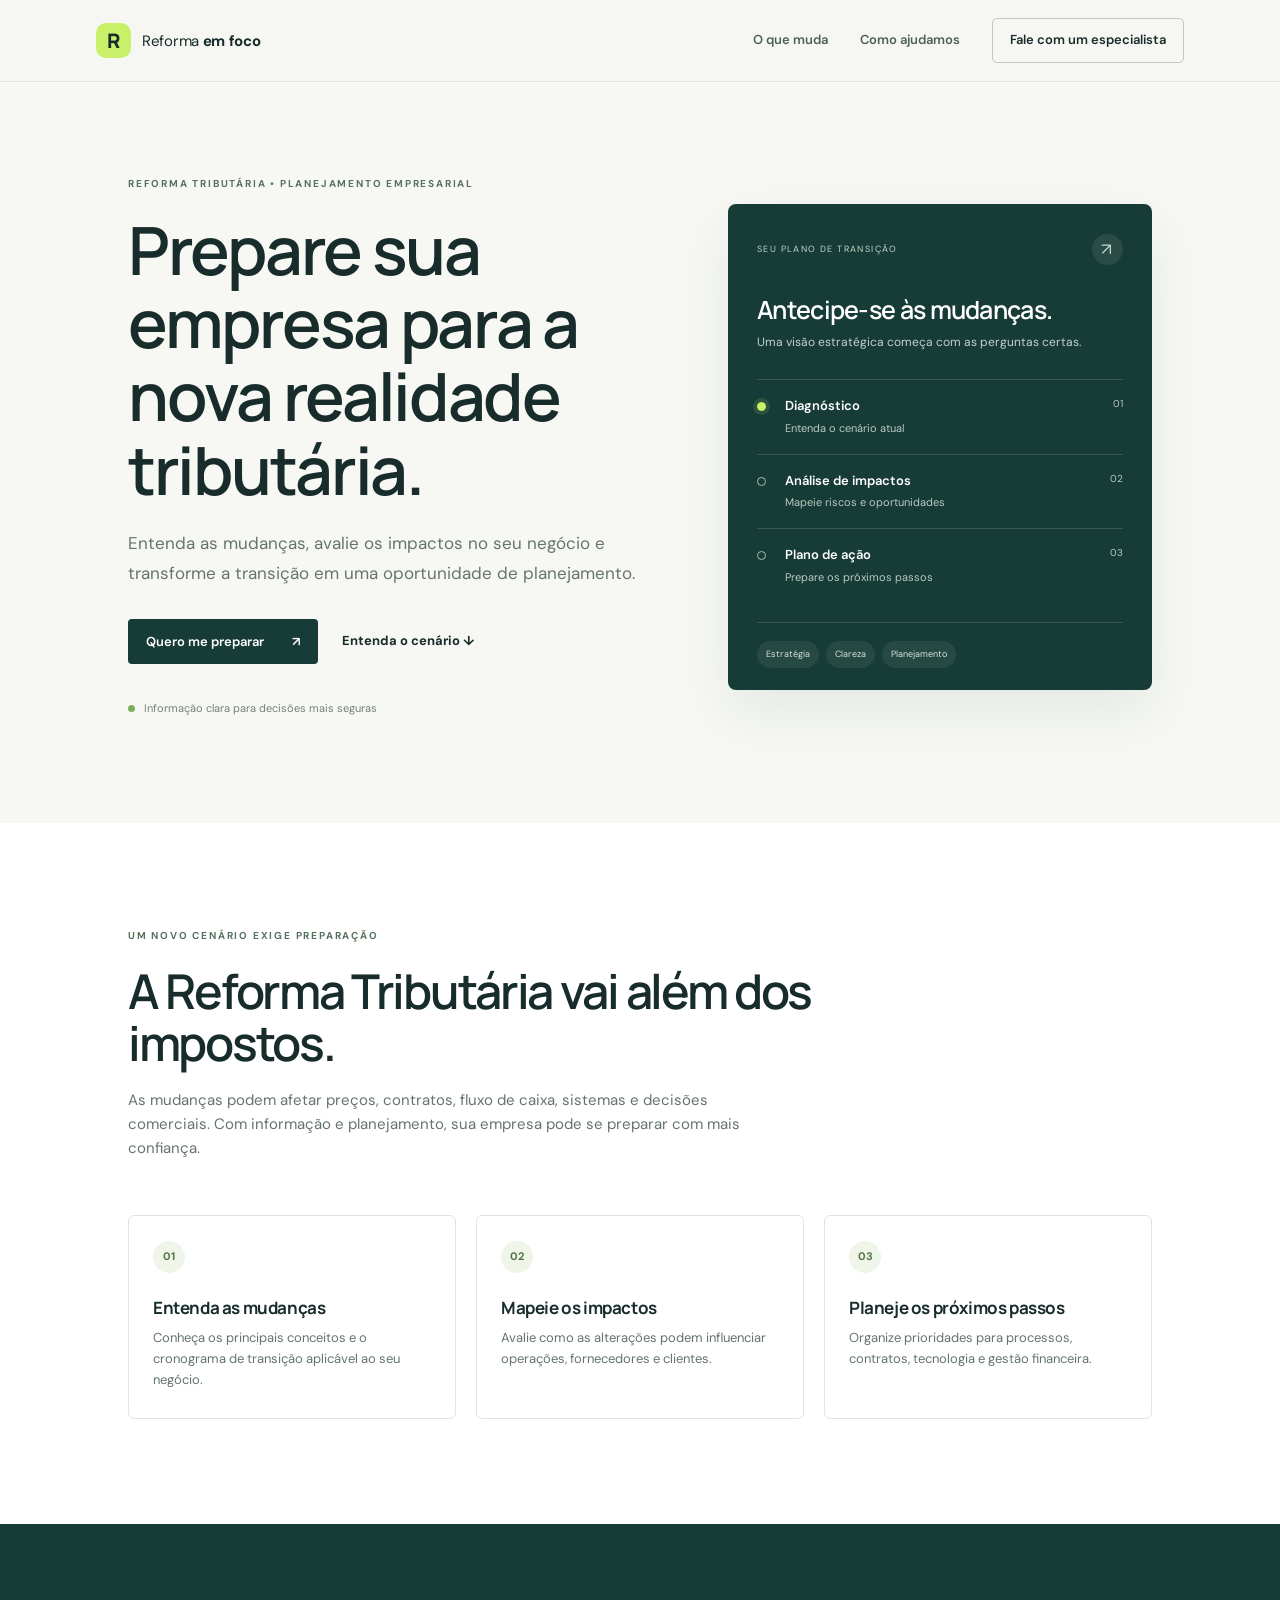
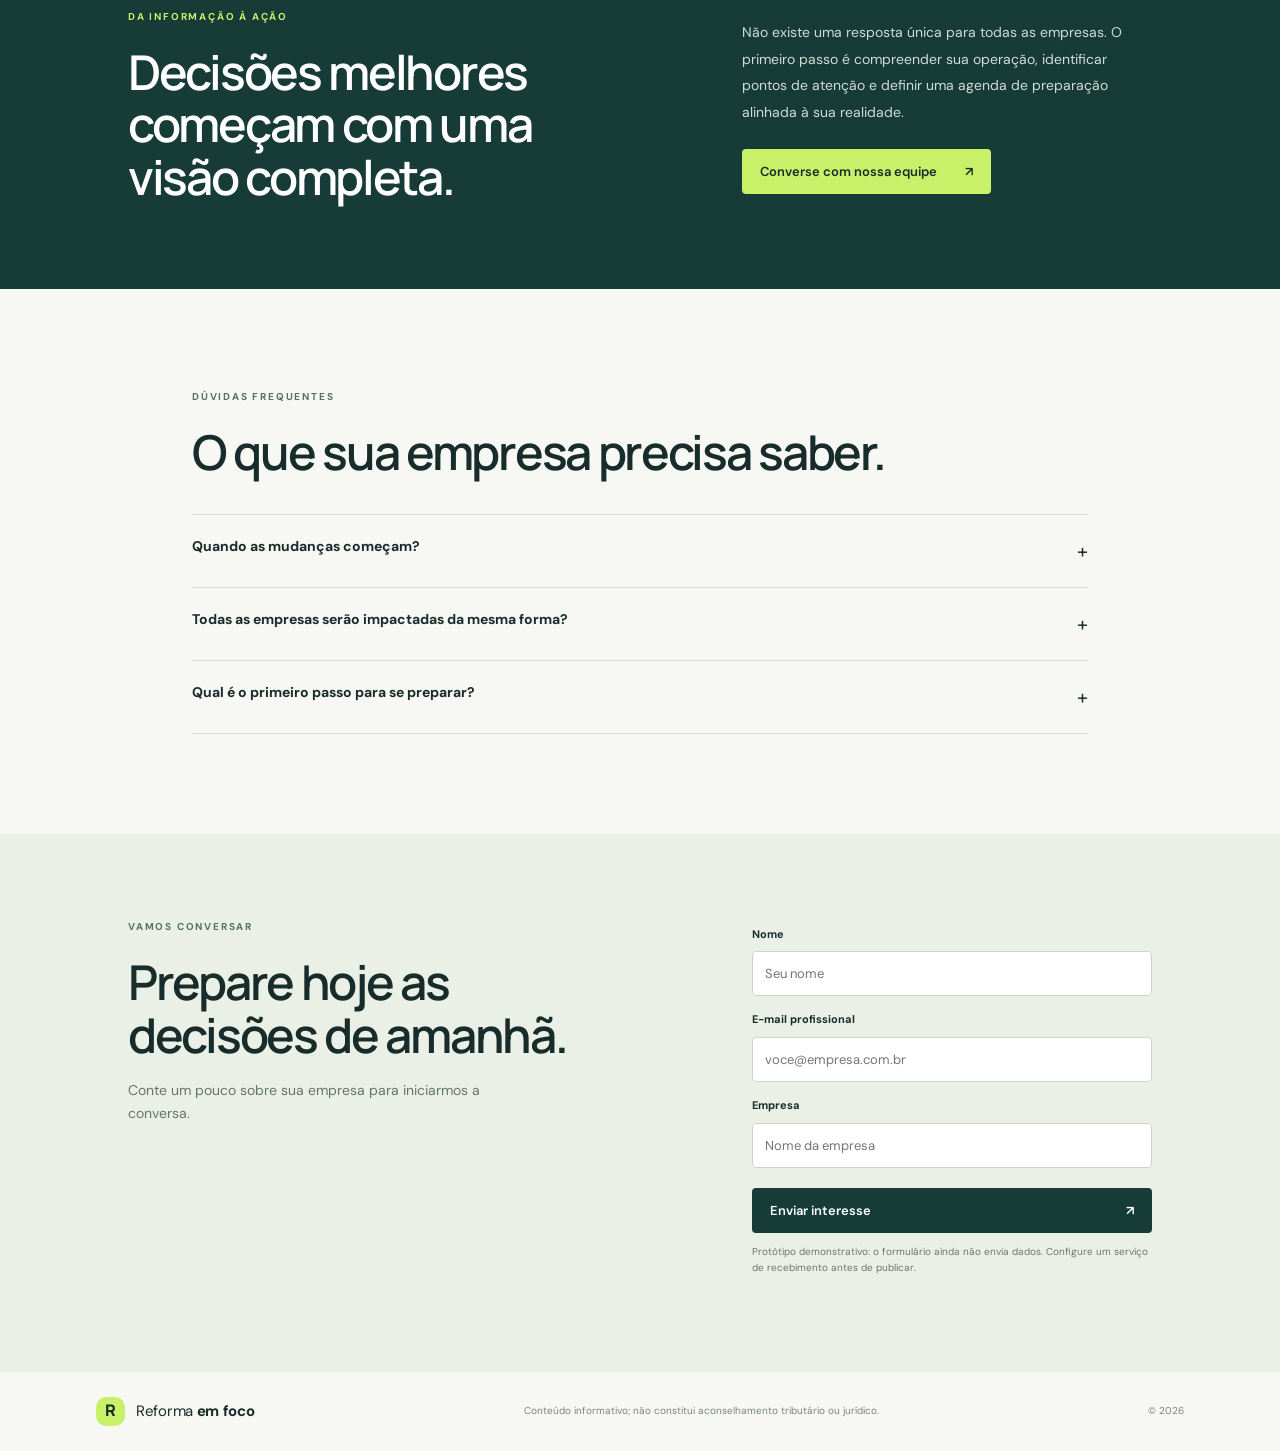
<file: index.html>
<!doctype html>
<html lang="pt-BR">
<head>
  <meta charset="utf-8">
  <meta name="viewport" content="width=device-width, initial-scale=1">
  <meta name="description" content="Prepare sua empresa para a Reforma Tributária com orientação clara e planejamento." />
  <title>Reforma Tributária | Planeje sua transição</title>
  <link rel="stylesheet" href="styles.css">
</head>
<body>
  <header class="site-header"><a class="brand" href="#inicio"><span class="brand-mark">R</span><span>Reforma <b>em foco</b></span></a><nav><a href="#mudancas">O que muda</a><a href="#solucao">Como ajudamos</a><a class="nav-cta" href="#contato">Fale com um especialista</a></nav></header>
  <main>
    <section class="hero" id="inicio"><div class="hero-copy"><p class="eyebrow">REFORMA TRIBUTÁRIA • PLANEJAMENTO EMPRESARIAL</p><h1>Prepare sua empresa para a nova realidade tributária.</h1><p class="lead">Entenda as mudanças, avalie os impactos no seu negócio e transforme a transição em uma oportunidade de planejamento.</p><div class="hero-actions"><a class="button primary" href="#contato">Quero me preparar <span>↗</span></a><a class="text-link" href="#mudancas">Entenda o cenário <span>↓</span></a></div><div class="trust-note"><span class="dot"></span> Informação clara para decisões mais seguras</div></div><div class="hero-panel"><div class="panel-top"><span>SEU PLANO DE TRANSIÇÃO</span><span class="panel-icon">↗</span></div><div class="panel-title">Antecipe-se às mudanças.</div><div class="panel-sub">Uma visão estratégica começa com as perguntas certas.</div><div class="timeline"><div class="timeline-item active"><span class="timeline-dot"></span><div><b>Diagnóstico</b><small>Entenda o cenário atual</small></div><em>01</em></div><div class="timeline-item"><span class="timeline-dot"></span><div><b>Análise de impactos</b><small>Mapeie riscos e oportunidades</small></div><em>02</em></div><div class="timeline-item"><span class="timeline-dot"></span><div><b>Plano de ação</b><small>Prepare os próximos passos</small></div><em>03</em></div></div><div class="panel-foot"><span>Estratégia</span><span>Clareza</span><span>Planejamento</span></div></div></section>
    <section class="intro" id="mudancas"><p class="eyebrow">UM NOVO CENÁRIO EXIGE PREPARAÇÃO</p><h2>A Reforma Tributária vai além dos impostos.</h2><p class="section-lead">As mudanças podem afetar preços, contratos, fluxo de caixa, sistemas e decisões comerciais. Com informação e planejamento, sua empresa pode se preparar com mais confiança.</p><div class="feature-grid"><article class="feature"><span class="feature-number">01</span><h3>Entenda as mudanças</h3><p>Conheça os principais conceitos e o cronograma de transição aplicável ao seu negócio.</p></article><article class="feature"><span class="feature-number">02</span><h3>Mapeie os impactos</h3><p>Avalie como as alterações podem influenciar operações, fornecedores e clientes.</p></article><article class="feature"><span class="feature-number">03</span><h3>Planeje os próximos passos</h3><p>Organize prioridades para processos, contratos, tecnologia e gestão financeira.</p></article></div></section>
    <section class="dark-section" id="solucao"><div><p class="eyebrow">DA INFORMAÇÃO À AÇÃO</p><h2>Decisões melhores começam com uma visão completa.</h2></div><div class="dark-content"><p>Não existe uma resposta única para todas as empresas. O primeiro passo é compreender sua operação, identificar pontos de atenção e definir uma agenda de preparação alinhada à sua realidade.</p><a class="button light" href="#contato">Converse com nossa equipe <span>↗</span></a></div></section>
    <section class="faq"><p class="eyebrow">DÚVIDAS FREQUENTES</p><h2>O que sua empresa precisa saber.</h2><details><summary>Quando as mudanças começam?</summary><p>A transição prevista na legislação ocorre em etapas a partir de 2026, com implementação gradual nos anos seguintes. Confirme o cronograma vigente e as regras aplicáveis ao seu caso com um profissional especializado.</p></details><details><summary>Todas as empresas serão impactadas da mesma forma?</summary><p>Não necessariamente. Os efeitos dependem, entre outros fatores, da atividade, do regime tributário, da cadeia de fornecedores e do perfil de clientes.</p></details><details><summary>Qual é o primeiro passo para se preparar?</summary><p>Comece reunindo informações sobre operações, faturamento, compras, contratos e sistemas. Um diagnóstico inicial ajuda a priorizar as análises seguintes.</p></details></section>
    <section class="contact" id="contato"><div><p class="eyebrow">VAMOS CONVERSAR</p><h2>Prepare hoje as decisões de amanhã.</h2><p>Conte um pouco sobre sua empresa para iniciarmos a conversa.</p></div><form id="lead-form"><label for="nome">Nome</label><input id="nome" name="nome" required placeholder="Seu nome"><label for="email">E-mail profissional</label><input id="email" name="email" type="email" required placeholder="voce@empresa.com.br"><label for="empresa">Empresa</label><input id="empresa" name="empresa" placeholder="Nome da empresa"><button class="button primary" type="submit">Enviar interesse <span>↗</span></button><p class="form-note">Protótipo demonstrativo: o formulário ainda não envia dados. Configure um serviço de recebimento antes de publicar.</p><p id="form-status" role="status" aria-live="polite"></p></form></section>
  </main><footer><a class="brand footer-brand" href="#inicio"><span class="brand-mark">R</span><span>Reforma <b>em foco</b></span></a><span>Conteúdo informativo; não constitui aconselhamento tributário ou jurídico.</span><span>© <span id="year"></span></span></footer><script src="script.js"></script>
</body></html>
</file>
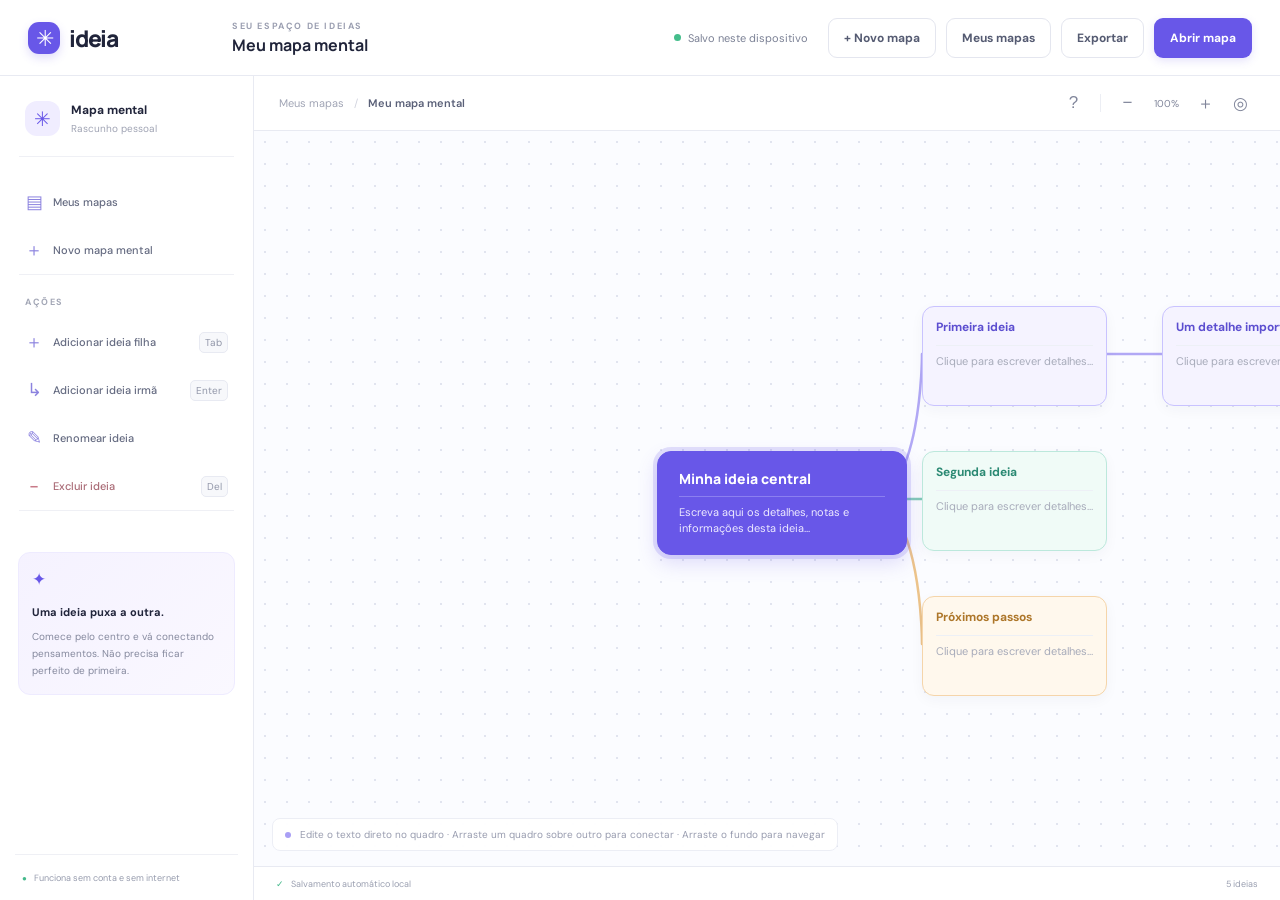
<file: mapamental/index.html>
<!doctype html>
<html lang="pt-BR">
<head>
  <meta charset="utf-8">
  <meta name="viewport" content="width=device-width, initial-scale=1">
  <meta name="theme-color" content="#f7f8fc">
  <title>Ideia — Mapa Mental</title>
  <link rel="stylesheet" href="styles.css">
</head>
<body>
  <header class="topbar">
    <a class="brand" href="#" aria-label="Ideia, início"><span class="brand-mark">✳</span><span>ideia</span></a>
    <div class="map-title-wrap"><span class="eyebrow">SEU ESPAÇO DE IDEIAS</span><input id="mapTitle" class="map-title" value="Meu mapa mental" aria-label="Nome do mapa"></div>
    <div class="top-actions">
      <span id="saveStatus" class="save-status"><span class="status-dot"></span> Salvo neste dispositivo</span>
      <button id="newMapBtn" class="button button-light" type="button">+ Novo mapa</button>
      <button id="mapsBtn" class="button button-light" type="button">Meus mapas</button>
      <button id="exportBtn" class="button button-light" type="button">Exportar</button>
      <button id="importBtn" class="button button-primary" type="button">Abrir mapa</button>
      <input id="importFile" type="file" accept="application/json,.json" hidden>
    </div>
  </header>
  <main class="workspace">
    <aside class="sidebar">
      <div class="sidebar-heading"><span class="sidebar-icon">✳</span><div><strong>Mapa mental</strong><small>Rascunho pessoal</small></div></div>
      <div class="side-divider"></div>
      <button id="sidebarMapsBtn" class="side-action" type="button"><span class="action-symbol">▤</span> Meus mapas</button>
      <button id="sidebarNewMapBtn" class="side-action" type="button"><span class="action-symbol">＋</span> Novo mapa mental</button>
      <div class="side-divider"></div>
      <p class="section-label">AÇÕES</p>
      <button id="addChildBtn" class="side-action" type="button"><span class="action-symbol">＋</span> Adicionar ideia filha <kbd>Tab</kbd></button>
      <button id="addSiblingBtn" class="side-action" type="button"><span class="action-symbol">↳</span> Adicionar ideia irmã <kbd>Enter</kbd></button>
      <button id="renameBtn" class="side-action" type="button"><span class="action-symbol">✎</span> Renomear ideia</button>
      <button id="deleteBtn" class="side-action danger" type="button"><span class="action-symbol">−</span> Excluir ideia <kbd>Del</kbd></button>
      <div class="side-divider"></div>
      <div class="tip-card"><span class="tip-icon">✦</span><strong>Uma ideia puxa a outra.</strong><p>Comece pelo centro e vá conectando pensamentos. Não precisa ficar perfeito de primeira.</p></div>
      <div class="sidebar-footer"><span class="offline-icon">●</span> Funciona sem conta e sem internet</div>
    </aside>
    <section class="editor">
      <div class="canvas-toolbar">
        <div class="breadcrumbs"><span>Meus mapas</span><span class="crumb-slash">/</span><strong id="breadcrumbTitle">Meu mapa mental</strong></div>
        <div class="canvas-actions">
          <button id="helpBtn" class="icon-button" type="button" aria-label="Ajuda" title="Atalhos de teclado">?</button>
          <span class="toolbar-divider"></span>
          <button id="zoomOut" class="icon-button" type="button" aria-label="Diminuir zoom">−</button>
          <span id="zoomLabel" class="zoom-label">100%</span>
          <button id="zoomIn" class="icon-button" type="button" aria-label="Aumentar zoom">＋</button>
          <button id="centerBtn" class="icon-button" type="button" aria-label="Centralizar mapa" title="Centralizar mapa">◎</button>
        </div>
      </div>
      <div id="canvasViewport" class="canvas-viewport">
        <div id="canvasWorld" class="canvas-world">
          <svg id="connections" class="connections" aria-hidden="true"></svg>
          <div id="nodesLayer" class="nodes-layer"></div>
        </div>
        <div class="canvas-hint"><span class="hint-dot"></span> Edite o texto direto no quadro · Arraste um quadro sobre outro para conectar · Arraste o fundo para navegar</div>
        <div class="empty-help" id="emptyHelp"><span>✳</span><strong>Seu mapa começa com uma ideia</strong><p>Selecione um nó e use <kbd>Tab</kbd> para adicionar uma ideia conectada.</p></div>
      </div>
      <footer class="editor-footer"><span><span class="footer-check">✓</span> Salvamento automático local</span><span id="nodeCount">1 ideia</span></footer>
    </section>
  </main>
  <dialog id="mapsDialog" class="help-dialog maps-dialog">
    <div class="dialog-head"><div><span class="eyebrow">SUA BIBLIOTECA</span><h2>Meus mapas mentais</h2></div><button id="closeMaps" class="icon-button" aria-label="Fechar mapas">×</button></div>
    <p>Crie mapas separados e volte a qualquer um deles quando quiser. Os mapas ficam salvos neste navegador.</p>
    <div id="mapsList" class="maps-list"></div>
    <button id="createMapFromList" class="button button-primary dialog-cta" type="button">+ Criar novo mapa</button>
  </dialog>
  <dialog id="helpDialog" class="help-dialog">
    <div class="dialog-head"><div><span class="eyebrow">GUIA RÁPIDO</span><h2>Crie seu mapa mental</h2></div><button id="closeHelp" class="icon-button" aria-label="Fechar ajuda">×</button></div>
    <p>Selecione uma ideia para trabalhar nela. Seu mapa é salvo automaticamente neste navegador.</p>
    <div class="shortcut-row"><span>Nova ideia filha</span><kbd>Tab</kbd></div>
    <div class="shortcut-row"><span>Nova ideia irmã</span><kbd>Enter</kbd></div>
    <div class="shortcut-row"><span>Renomear ideia</span><kbd>Duplo clique</kbd></div>
    <div class="shortcut-row"><span>Excluir ideia</span><kbd>Delete</kbd></div>
    <div class="shortcut-row"><span>Navegar pelo mapa</span><kbd>Arraste o fundo</kbd></div>
    <button id="gotIt" class="button button-primary dialog-cta" type="button">Entendi</button>
  </dialog>
  <script src="app.js"></script>
</body>
</html>
</file>
<file: styles.css>
@import url('https://fonts.googleapis.com/css2?family=DM+Sans:wght@400;500;600;700&family=Manrope:wght@400;500;600;700;800&display=swap');
:root{--ink:#182c2b;--muted:#657471;--paper:#f7f8f4;--green:#c8f169;--deep:#173b36;--line:#dfe5dd;--white:#fff}*{box-sizing:border-box}html{scroll-behavior:smooth}body{margin:0;background:var(--paper);color:var(--ink);font-family:'DM Sans',sans-serif;line-height:1.6}a{color:inherit;text-decoration:none}.site-header{height:82px;display:flex;align-items:center;justify-content:space-between;padding:0 7.5%;border-bottom:1px solid var(--line);background:rgba(247,248,244,.92)}.brand{display:flex;align-items:center;gap:11px;font-size:15px;letter-spacing:-.3px}.brand b{font-weight:700}.brand-mark{display:grid;place-items:center;width:35px;height:35px;border-radius:10px;background:var(--green);font-family:Manrope,sans-serif;font-weight:800;font-size:20px}.site-header nav{display:flex;align-items:center;gap:32px;font-size:13px;font-weight:600}.site-header nav a:not(.nav-cta){color:#4c605b}.nav-cta{padding:11px 17px;border:1px solid #bdc9c1;border-radius:5px}.hero{display:grid;grid-template-columns:1.1fr .9fr;gap:8%;align-items:center;padding:94px 10% 105px;min-height:620px}.hero-copy{max-width:590px}.eyebrow{font-size:10px;letter-spacing:1.8px;font-weight:700;color:#54735e;margin:0 0 21px}.hero h1,.intro h2,.dark-section h2,.faq h2,.contact h2{font-family:Manrope,sans-serif;letter-spacing:-2.3px;line-height:1.1;font-weight:600}.hero h1{font-size:clamp(42px,5.2vw,68px);margin:0 0 22px}.lead{font-size:17px;line-height:1.8;color:var(--muted);max-width:510px}.hero-actions{display:flex;align-items:center;gap:24px;margin-top:30px}.button{display:inline-flex;justify-content:space-between;align-items:center;gap:28px;padding:14px 18px;border:0;border-radius:4px;font:600 13px 'DM Sans',sans-serif;cursor:pointer}.primary{background:var(--deep);color:white}.primary:hover{background:#24564d}.text-link{font-size:13px;font-weight:700}.trust-note{display:flex;align-items:center;gap:9px;color:#728078;font-size:11px;margin-top:36px}.dot{width:7px;height:7px;border-radius:50%;background:#7baf5a}.hero-panel{background:var(--deep);color:white;border-radius:8px;padding:30px 29px 22px;box-shadow:0 22px 55px #173b3615;max-width:450px;width:100%;justify-self:end}.panel-top{display:flex;align-items:center;justify-content:space-between;color:#c1d5c7;font-size:9px;letter-spacing:1.4px}.panel-icon{display:grid;place-items:center;width:31px;height:31px;background:#ffffff15;border-radius:50%;font-size:17px}.panel-title{font:600 25px Manrope,sans-serif;margin-top:27px;letter-spacing:-.7px}.panel-sub{color:#c4d2cc;font-size:12px;margin-top:6px}.timeline{margin:27px 0 20px}.timeline-item{display:grid;grid-template-columns:15px 1fr auto;gap:13px;align-items:start;padding:16px 0;border-top:1px solid #ffffff24}.timeline-dot{margin-top:6px;width:9px;height:9px;border:1px solid #a4c1a9;border-radius:50%}.timeline-item.active .timeline-dot{background:var(--green);border-color:var(--green);box-shadow:0 0 0 4px #c8f16920}.timeline-item b{display:block;font-size:13px;font-weight:600}.timeline-item small{display:block;color:#b9cbc1;font-size:11px;margin-top:3px}.timeline-item em{font-style:normal;color:#b9cbc1;font-size:10px}.panel-foot{display:flex;gap:7px;padding-top:18px;border-top:1px solid #ffffff24}.panel-foot span{font-size:9px;padding:6px 9px;border-radius:20px;background:#ffffff12;color:#d7e3db}.intro{padding:105px 10%;background:#fff}.intro>.eyebrow,.intro>h2,.section-lead{max-width:720px}.intro h2,.faq h2,.contact h2{font-size:clamp(34px,4vw,48px);margin:0 0 18px}.section-lead{font-size:15px;color:var(--muted);max-width:660px}.feature-grid{display:grid;grid-template-columns:repeat(3,1fr);gap:20px;margin-top:55px}.feature{border:1px solid var(--line);padding:25px 24px 27px;border-radius:6px}.feature-number{display:grid;place-items:center;width:32px;height:32px;border-radius:50%;background:#eff5e8;color:#527348;font-size:11px;font-weight:700}.feature h3{font:700 17px Manrope,sans-serif;letter-spacing:-.4px;margin:23px 0 9px}.feature p{font-size:13px;color:var(--muted);margin:0}.dark-section{padding:85px 10%;background:var(--deep);color:white;display:grid;grid-template-columns:1fr .8fr;gap:10%;align-items:center}.dark-section .eyebrow{color:#c8f169}.dark-section h2{font-size:clamp(34px,4vw,48px);margin:0;max-width:570px}.dark-content p{color:#d0ddd6;font-size:14px;line-height:1.9;margin:0 0 23px}.light{background:var(--green);color:var(--ink)}.faq{padding:100px 15%;background:var(--paper)}.faq h2{margin-bottom:35px}.faq details{border-top:1px solid #d6ded6;padding:20px 0}.faq details:last-child{border-bottom:1px solid #d6ded6}.faq summary{font-weight:700;font-size:14px;cursor:pointer;list-style:none;display:flex;justify-content:space-between;gap:15px}.faq summary:after{content:'+';font-size:20px;font-weight:400}.faq details[open] summary:after{content:'−'}.faq details p{color:var(--muted);font-size:13px;max-width:720px;margin:13px 0 0}.contact{display:grid;grid-template-columns:1fr .8fr;gap:12%;padding:85px 10%;background:#eaf0e5}.contact h2{max-width:460px}.contact>div>p:last-child{color:var(--muted);font-size:14px;max-width:400px}form{display:flex;flex-direction:column;gap:8px}form label{font-size:11px;font-weight:700;margin-top:7px}form input{width:100%;padding:13px 12px;border:1px solid #cbd5ca;border-radius:4px;background:#fff;font:13px 'DM Sans',sans-serif;outline-color:#527b61}form button{margin-top:12px}.form-note{font-size:10px;color:#68776c;margin:3px 0}#form-status{font-size:12px;color:#24564d;margin:0}footer{display:flex;align-items:center;justify-content:space-between;gap:20px;padding:25px 7.5%;font-size:10px;color:#78857e}.footer-brand{color:var(--ink)}.footer-brand .brand-mark{width:29px;height:29px;font-size:16px}@media(max-width:850px){.site-header{padding:0 5%}.site-header nav{gap:15px}.hero{padding:70px 7%;gap:5%;grid-template-columns:1fr 0.9fr}.hero h1{font-size:48px}.hero-panel{padding:23px 20px}.intro,.dark-section,.contact{padding-left:7%;padding-right:7%}.faq{padding:80px 9%}}@media(max-width:650px){.site-header{height:auto;min-height:74px;flex-wrap:wrap;padding:17px 6%;gap:15px}.site-header nav{width:100%;justify-content:space-between;gap:10px;font-size:11px}.nav-cta{padding:8px 10px}.hero{grid-template-columns:1fr;padding:64px 7%;gap:45px}.hero h1{font-size:48px;letter-spacing:-1.8px}.hero-panel{justify-self:stretch;max-width:none}.intro{padding-top:75px;padding-bottom:75px}.feature-grid{grid-template-columns:1fr;margin-top:35px}.feature{padding:22px}.dark-section,.contact{grid-template-columns:1fr;gap:30px;padding-top:70px;padding-bottom:70px}.faq{padding:75px 7%}footer{padding:24px 6%;flex-wrap:wrap}footer>span:nth-child(2){order:3;width:100%}}
</file>
<file: mapamental/styles.css>
@import url('https://fonts.googleapis.com/css2?family=DM+Sans:wght@400;500;600;700&family=Manrope:wght@400;500;600;700;800&display=swap');
:root{font-family:'DM Sans',sans-serif;color:#20243a;background:#f7f8fc;font-synthesis:none;text-rendering:optimizeLegibility;--ink:#20243a;--muted:#7d8398;--line:#e8eaf2;--purple:#6857e8;--purple-dark:#5141cf;--lavender:#f0edff;--canvas:#fbfcff}
*{box-sizing:border-box}body{margin:0;min-width:320px;height:100vh;overflow:hidden}.topbar{height:76px;background:#fff;border-bottom:1px solid var(--line);display:flex;align-items:center;padding:0 28px;gap:34px;position:relative;z-index:5}.brand{display:flex;align-items:center;gap:9px;color:var(--ink);font-family:Manrope,sans-serif;font-weight:800;font-size:23px;letter-spacing:-1.2px;text-decoration:none;min-width:170px}.brand-mark{width:32px;height:32px;display:grid;place-items:center;background:var(--purple);color:white;border-radius:11px;font-size:22px;box-shadow:0 4px 10px #6857e833}.map-title-wrap{display:flex;flex-direction:column;gap:2px;min-width:180px}.eyebrow{font-size:9px;font-weight:700;letter-spacing:1.6px;color:#9b9fb1}.map-title{border:0;background:transparent;outline:none;color:var(--ink);font-family:Manrope,sans-serif;font-size:16px;font-weight:700;padding:0;width:min(330px,30vw)}.map-title:focus{border-bottom:1px solid var(--purple)}.top-actions{margin-left:auto;display:flex;align-items:center;gap:10px}.save-status{font-size:11px;color:#7b8195;display:flex;align-items:center;gap:7px;margin-right:10px;white-space:nowrap}.status-dot{width:7px;height:7px;border-radius:50%;background:#44bd8b}.button{font-family:inherit;font-size:12px;font-weight:700;border-radius:9px;padding:11px 15px;cursor:pointer;transition:transform .15s,background .15s;border:1px solid transparent}.button:active{transform:scale(.98)}.button-light{background:#fff;border-color:#e4e6ef;color:#555b72}.button-light:hover{background:#f7f6ff}.button-primary{background:var(--purple);color:white;box-shadow:0 3px 8px #6857e82b}.button-primary:hover{background:var(--purple-dark)}.workspace{height:calc(100vh - 76px);display:flex}.sidebar{width:254px;flex:0 0 254px;background:#fff;border-right:1px solid var(--line);padding:25px 15px 16px;display:flex;flex-direction:column;position:relative;z-index:2}.sidebar-heading{display:flex;align-items:center;gap:11px;padding:0 10px 20px}.sidebar-icon{width:35px;height:35px;border-radius:12px;background:#f0edff;color:var(--purple);display:grid;place-items:center;font-size:20px}.sidebar-heading strong{display:block;font-size:12px}.sidebar-heading small{display:block;color:#a0a4b4;font-size:10px;margin-top:4px}.side-divider{height:1px;background:#eff0f5;margin:0 4px 21px}.section-label{font-size:9px;letter-spacing:1.5px;font-weight:700;color:#a3a7b6;padding:0 10px;margin:0 0 10px}.side-action{display:flex;align-items:center;gap:10px;text-align:left;border:0;background:transparent;color:#646a80;font:500 11px 'DM Sans',sans-serif;padding:11px 10px;border-radius:9px;cursor:pointer;width:100%;margin:1px 0}.side-action:hover{background:#f7f6ff;color:var(--purple)}.action-symbol{font-size:18px;color:#8c83df;width:18px;text-align:center}.side-action kbd{margin-left:auto}.side-action.danger{color:#a96a75}.side-action.danger .action-symbol{color:#c87a88}.side-action.danger:hover{background:#fff3f4;color:#b34e60}kbd{font:10px 'DM Sans',sans-serif;color:#9297a9;background:#f7f8fb;border:1px solid #e8eaf2;border-radius:5px;padding:3px 5px;white-space:nowrap}.tip-card{margin:20px 3px 0;padding:15px 13px;background:linear-gradient(135deg,#f5f2ff,#faf8ff);border:1px solid #eeebff;border-radius:12px}.tip-icon{display:block;color:var(--purple);font-size:17px;margin-bottom:10px}.tip-card strong{font-size:11px}.tip-card p{font-size:10px;line-height:1.7;color:#85899e;margin:7px 0 0}.sidebar-footer{margin-top:auto;border-top:1px solid #eff0f5;padding:17px 7px 0;font-size:9px;color:#969bad;white-space:nowrap}.offline-icon{font-size:8px;color:#45b98b;margin-right:5px}.editor{flex:1;min-width:0;display:flex;flex-direction:column}.canvas-toolbar{height:55px;background:#fff;border-bottom:1px solid var(--line);display:flex;align-items:center;justify-content:space-between;padding:0 25px}.breadcrumbs{display:flex;gap:10px;align-items:center;font-size:11px;color:#a1a5b5}.breadcrumbs strong{font-weight:600;color:#5a6078}.crumb-slash{color:#d1d3de}.canvas-actions{display:flex;align-items:center;gap:7px}.icon-button{width:29px;height:29px;display:grid;place-items:center;border:1px solid transparent;background:transparent;color:#81869b;border-radius:8px;font-size:17px;cursor:pointer}.icon-button:hover{background:#f5f3ff;border-color:#ebe7ff;color:var(--purple)}.toolbar-divider{height:18px;width:1px;background:#eceef4;margin:0 5px}.zoom-label{font-size:10px;color:#81869b;min-width:34px;text-align:center}.canvas-viewport{flex:1;position:relative;overflow:hidden;background-color:var(--canvas);background-image:radial-gradient(#e1e4ef 1px,transparent 1px);background-size:22px 22px;cursor:grab;touch-action:none}.canvas-viewport.dragging{cursor:grabbing}.canvas-world{position:absolute;width:2600px;height:1700px;left:50%;top:50%;transform:translate(-50%,-50%) scale(1);transform-origin:center center}.connections{position:absolute;inset:0;width:100%;height:100%;overflow:visible;pointer-events:none}.connection{fill:none;stroke-width:2.5;stroke-linecap:round;opacity:.72}.nodes-layer{position:absolute;inset:0}.mind-node{position:absolute;min-width:130px;max-width:210px;min-height:43px;padding:12px 16px;border-radius:12px;border:1.5px solid #e2e4f0;background:#fff;color:#5a6077;box-shadow:0 4px 14px #242d4b0a;font:600 12px 'DM Sans',sans-serif;text-align:center;cursor:pointer;user-select:none;white-space:normal;overflow-wrap:anywhere;transition:box-shadow .15s,border-color .15s,transform .15s;z-index:1}.mind-node:hover{box-shadow:0 5px 18px #2b2b4b12;transform:translateY(-1px)}.mind-node.selected{border-color:var(--purple);box-shadow:0 0 0 3px #6857e81c,0 6px 18px #2b2b4b12;color:#4d40bd}.mind-node.root{min-width:190px;max-width:250px;background:var(--purple);color:#fff;border-color:var(--purple);border-radius:14px;padding:17px 21px;font-family:Manrope,sans-serif;font-size:14px;font-weight:800;box-shadow:0 8px 20px #6857e833}.mind-node.root.selected{box-shadow:0 0 0 4px #6857e82b,0 8px 20px #6857e833}.mind-node.branch-1{border-color:#c9c3ff;background:#f5f3ff;color:#5c4ed0}.mind-node.branch-2{border-color:#bce8dc;background:#f0fbf7;color:#2b8973}.mind-node.branch-3{border-color:#f5d5aa;background:#fff8ed;color:#ad7629}.mind-node.branch-4{border-color:#c7e2fa;background:#f1f8ff;color:#387eb3}.canvas-hint{position:absolute;bottom:15px;left:18px;background:#ffffffdc;backdrop-filter:blur(8px);border:1px solid #eceef5;border-radius:8px;padding:9px 12px;font-size:10px;color:#989caf;pointer-events:none}.hint-dot{display:inline-block;width:6px;height:6px;border-radius:50%;background:#a99ff5;margin-right:6px}.empty-help{position:absolute;right:20px;top:20px;max-width:220px;background:#fff;border:1px solid #e9eaf2;border-radius:12px;padding:15px;display:none;box-shadow:0 4px 16px #1e25400a}.empty-help span{color:var(--purple);font-size:20px}.empty-help strong{display:block;font-size:11px;margin:8px 0}.empty-help p{font-size:10px;color:#85899e;line-height:1.6}.editor-footer{height:34px;background:#fff;border-top:1px solid var(--line);display:flex;align-items:center;justify-content:space-between;padding:0 22px;font-size:9px;color:#9a9fb0}.footer-check{color:#45b98b;font-weight:700;margin-right:5px}.help-dialog{border:1px solid #e9eaf2;border-radius:18px;padding:25px;width:min(440px,calc(100vw - 30px));box-shadow:0 24px 80px #20243a35;color:var(--ink)}.help-dialog::backdrop{background:#25294350;backdrop-filter:blur(3px)}.dialog-head{display:flex;justify-content:space-between;align-items:flex-start}.dialog-head h2{font:800 22px Manrope,sans-serif;margin:8px 0 12px;letter-spacing:-.7px}.help-dialog>p{font-size:12px;color:#777d92;line-height:1.7;margin-bottom:22px}.shortcut-row{display:flex;justify-content:space-between;align-items:center;padding:11px 0;border-bottom:1px solid #f0f1f6;font-size:12px;color:#626980}.dialog-cta{width:100%;margin-top:22px}
@media(max-width:900px){.topbar{padding:0 16px;gap:15px}.brand{min-width:auto}.map-title-wrap{display:none}.save-status{display:none}.sidebar{width:215px;flex-basis:215px}.canvas-toolbar{padding:0 14px}}
@media(max-width:620px){body{height:100dvh}.topbar{height:64px}.brand{font-size:20px}.top-actions{gap:6px}.button{padding:10px 11px;font-size:10px}.workspace{height:calc(100dvh - 64px)}.sidebar{width:55px;flex-basis:55px;padding:16px 5px}.sidebar-heading{padding:0 5px 16px}.sidebar-heading>div,.section-label,.side-action:not(:first-of-type),.side-action kbd,.side-divider,.tip-card,.sidebar-footer{display:none}.sidebar-icon{width:35px;height:35px;flex-shrink:0}.side-action{justify-content:center;padding:11px 0;font-size:0}.side-action .action-symbol{font-size:19px}.canvas-toolbar{height:48px}.breadcrumbs{font-size:10px;gap:6px}.canvas-actions{gap:1px}.canvas-hint{font-size:9px;max-width:calc(100% - 30px);white-space:nowrap;overflow:hidden}.editor-footer{padding:0 10px}.mind-node{min-width:112px;font-size:11px;padding:10px 12px}.mind-node.root{min-width:160px;font-size:12px}.save-status{display:none}}

/* Edição no próprio quadro e biblioteca de mapas */
.mind-card{display:flex;flex-direction:column;gap:8px;text-align:left;min-height:100px;padding:12px 13px;cursor:grab;user-select:text;white-space:normal;overflow:visible}
.mind-card:active{cursor:grabbing}
.mind-card .node-title{font:700 12px 'DM Sans',sans-serif;outline:none;min-height:18px;cursor:text;white-space:pre-wrap}
.mind-card .node-title:focus{border-bottom:1px solid #a9a0f5}
.mind-card .node-content{font:400 11px/1.5 'DM Sans',sans-serif;color:#7d8398;outline:none;min-height:30px;max-height:130px;overflow:auto;border-top:1px solid #edf0f6;padding-top:7px;white-space:pre-wrap;overflow-wrap:anywhere;cursor:text}
.mind-card .node-content:empty:before{content:attr(data-placeholder);color:#a7abba}
.mind-card.root .node-title{font:800 14px Manrope,sans-serif;color:#fff}
.mind-card.root .node-content{color:#eeebff;border-color:#8b7ff0}
.mind-card.root .node-content:empty:before{color:#d5d0ff}
.mind-card.drop-target{outline:3px dashed var(--purple);outline-offset:5px;box-shadow:0 0 0 5px #6857e820}
.mind-card.dragging-node{opacity:.45}
.maps-dialog{max-width:560px}
.maps-list{display:flex;flex-direction:column;gap:9px;max-height:45vh;overflow:auto}
.map-list-item{display:flex;align-items:center;justify-content:space-between;gap:12px;padding:12px;border:1px solid #e9eaf2;border-radius:11px}
.map-list-info{display:flex;flex-direction:column;gap:5px;min-width:0}
.map-list-info strong{font-size:12px;overflow-wrap:anywhere}
.map-list-info small{font-size:10px;color:#9297a9}
.map-list-actions{display:flex;gap:6px;flex-shrink:0}
.map-list-actions .button{padding:8px 10px;font-size:10px}
@media(max-width:900px){#newMapBtn,#mapsBtn{display:none}}
@media(max-width:620px){.mind-card{min-width:145px;max-width:205px;padding:10px}.mind-card .node-title{font-size:11px}.mind-card .node-content{font-size:10px}.map-list-item{align-items:flex-start;flex-direction:column}.map-list-actions{width:100%}}
</file>
